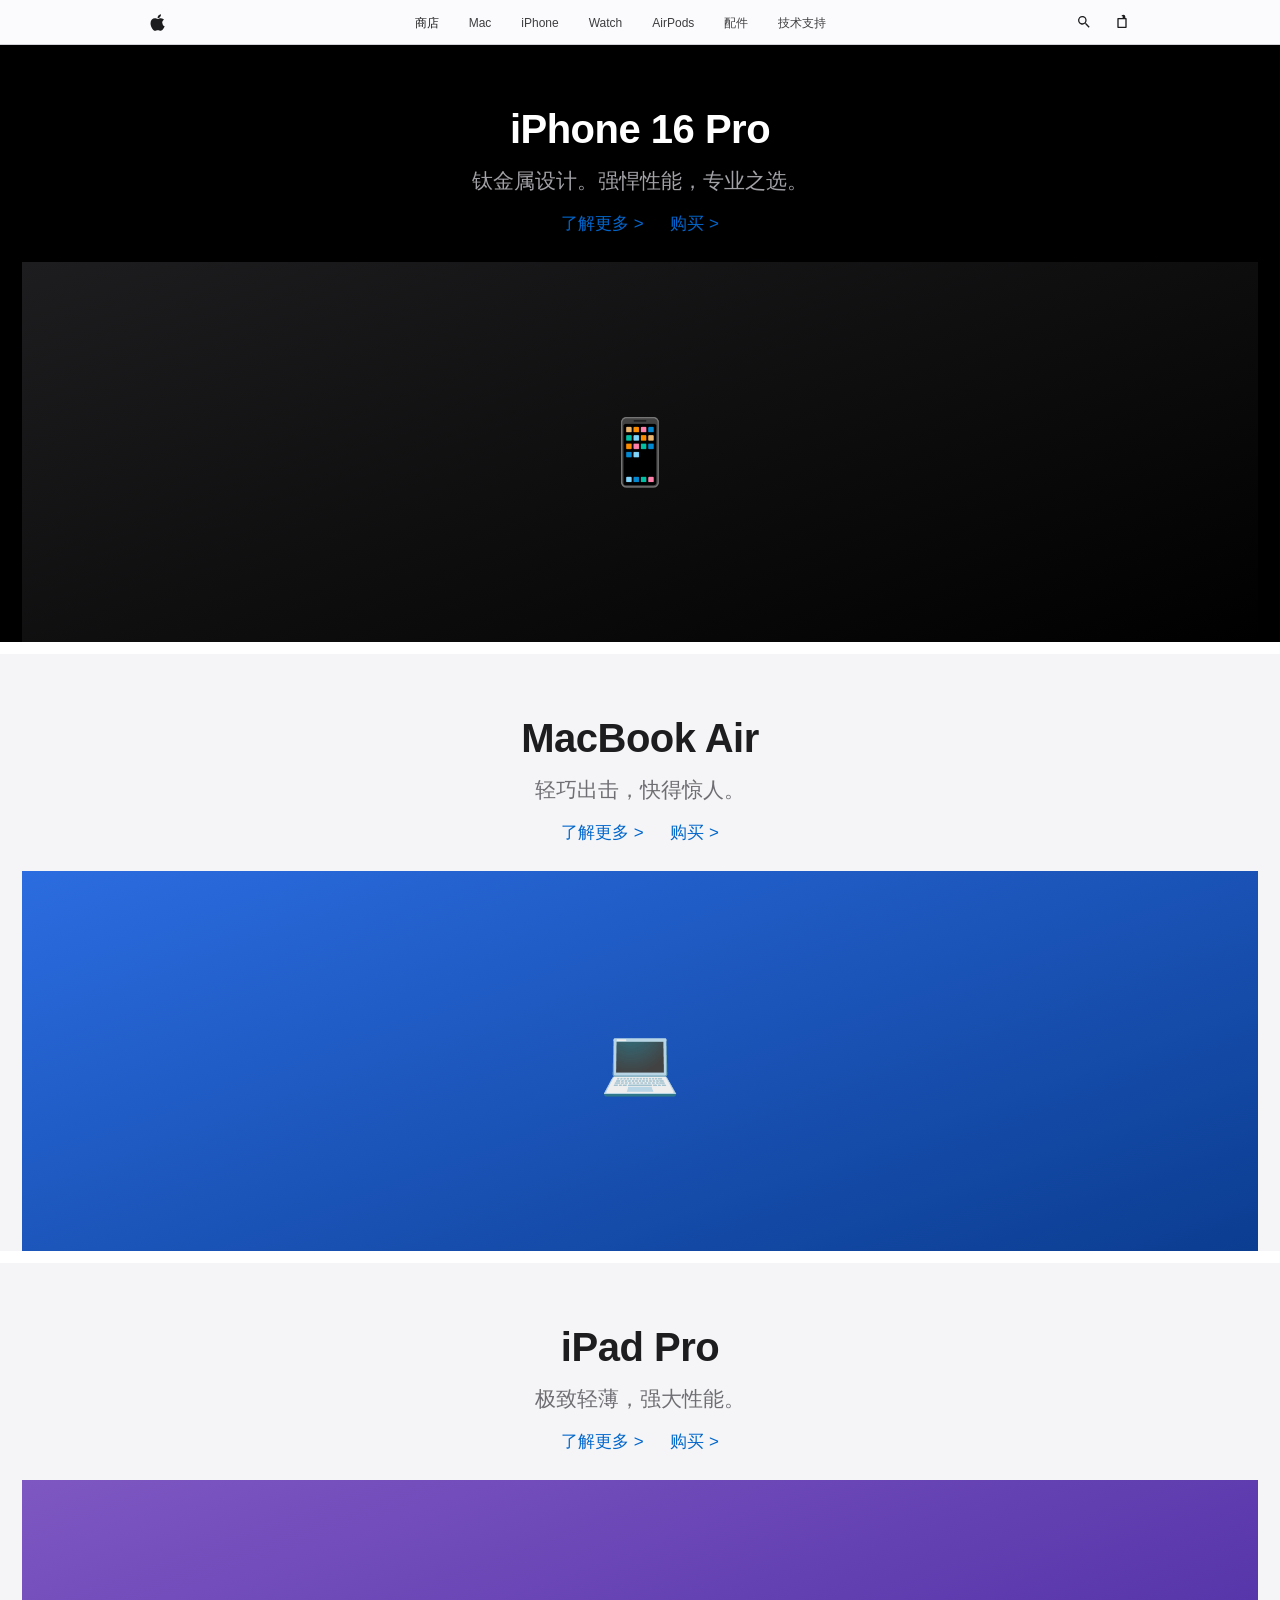
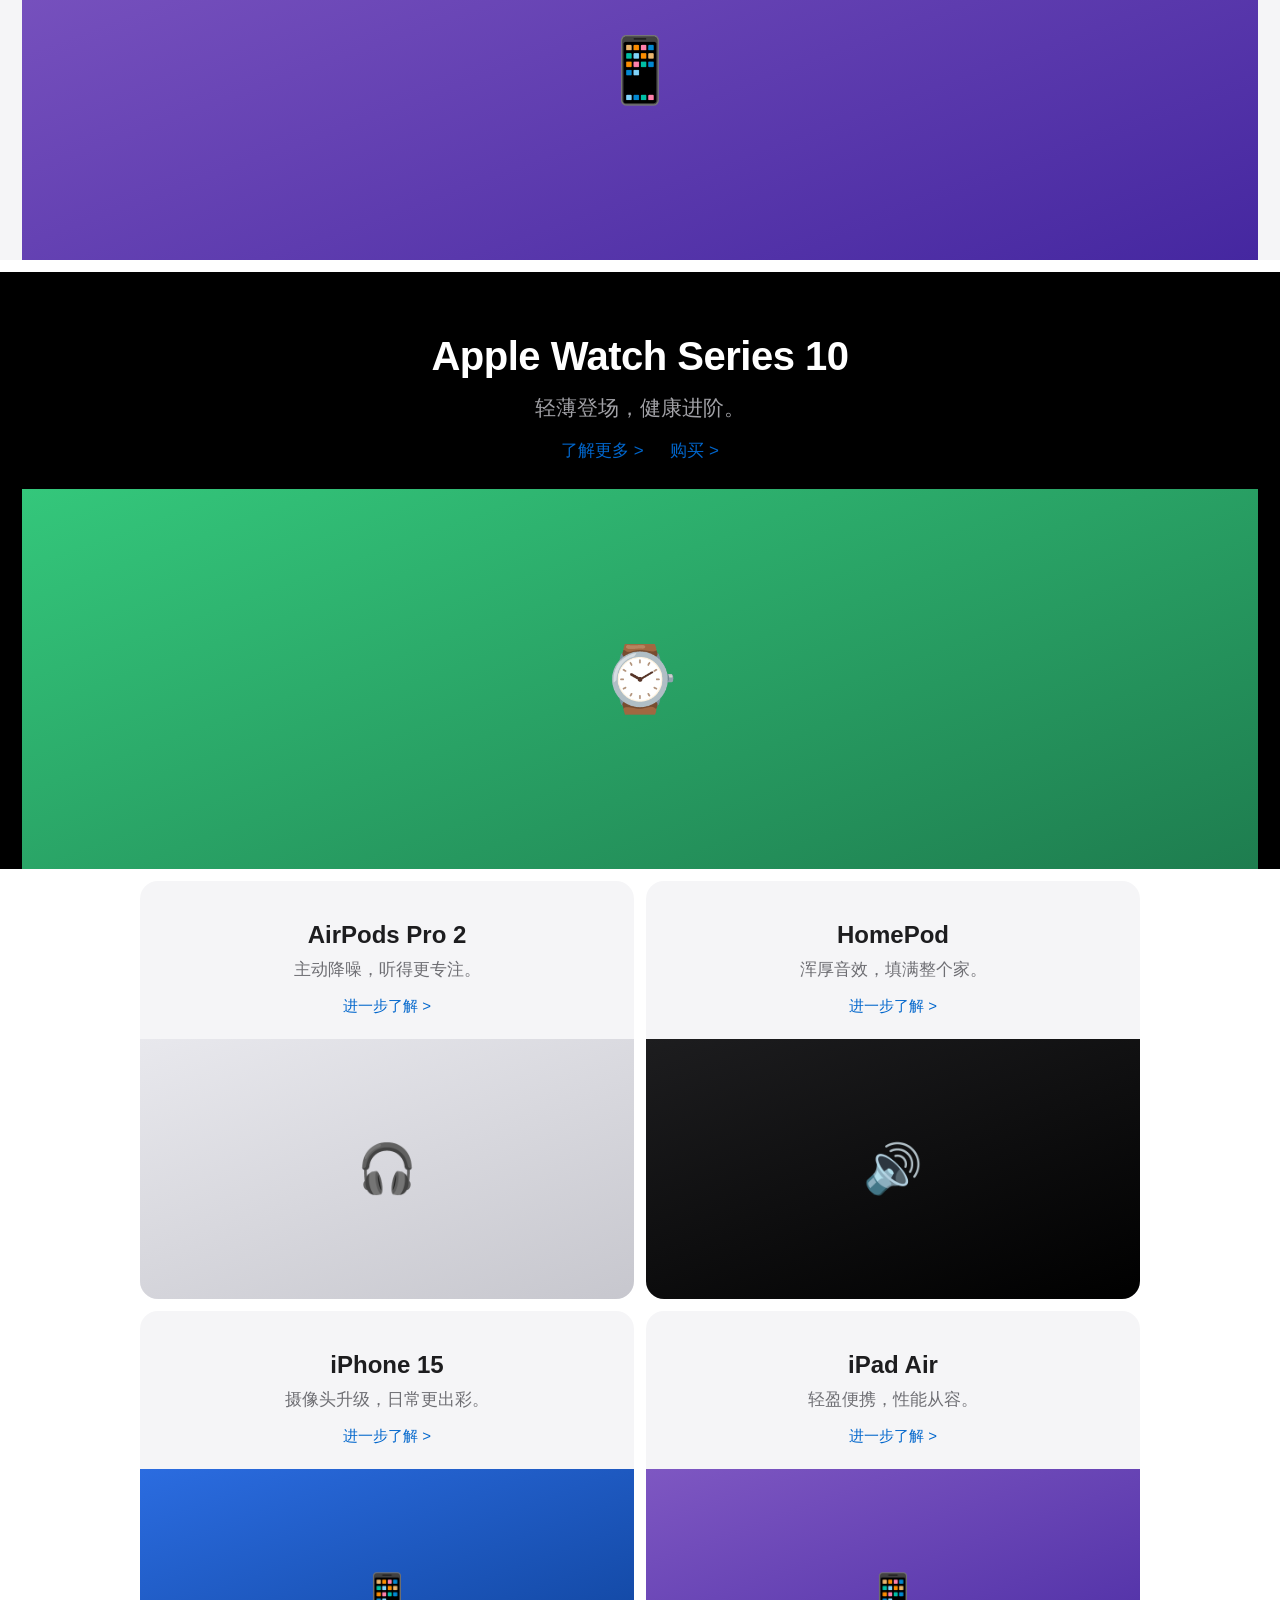
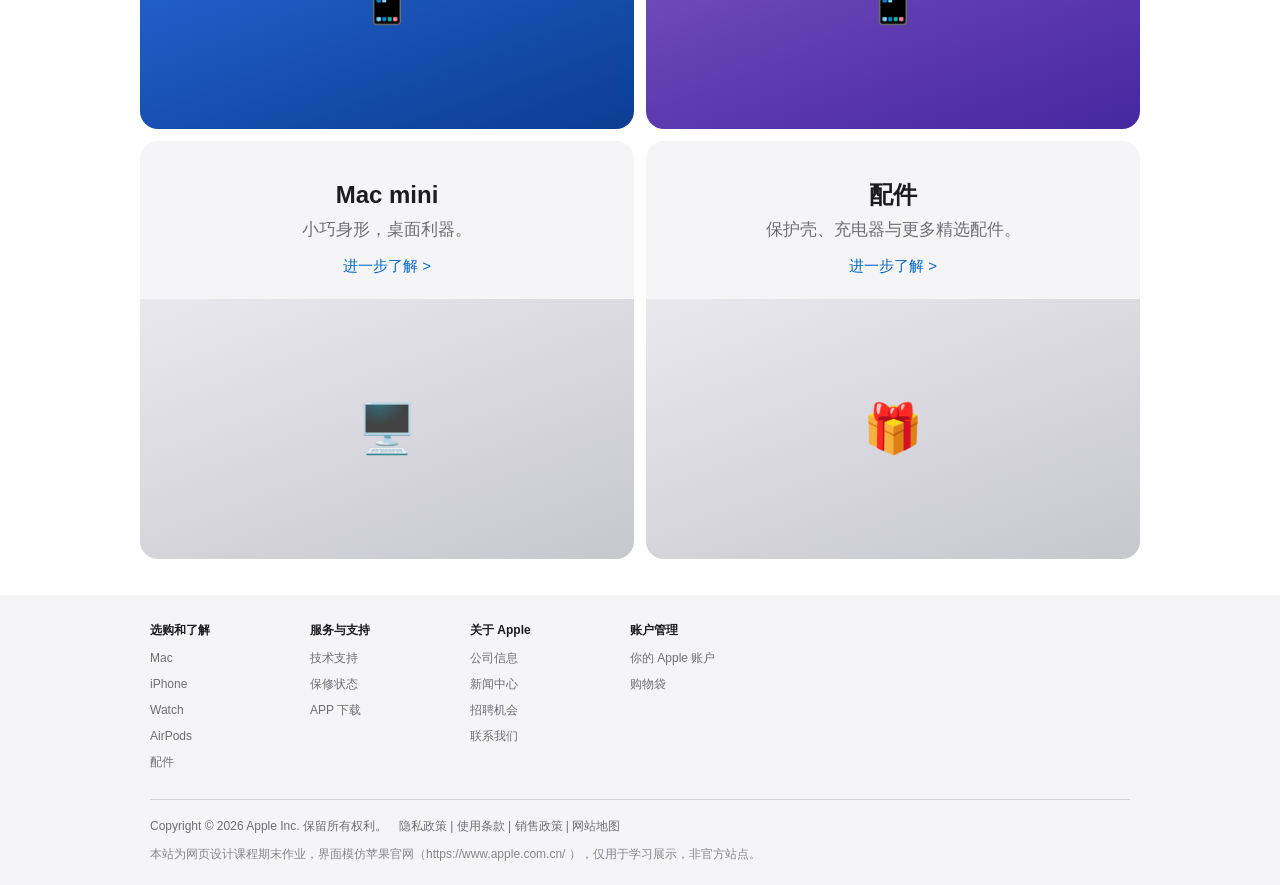
<file: index.html>
<!DOCTYPE html>
<html lang="zh-CN">
<head>
    <meta charset="UTF-8">
    <meta name="viewport" content="width=device-width, initial-scale=1.0">
    <title>Apple (中国大陆) - 模仿首页</title>
    <link rel="stylesheet" href="css/style.css">
</head>
<body>
    <!-- 顶部导航 -->
    <header class="topnav">
        <div class="nav-inner">
            <a href="index.html" class="nav-logo" aria-label="Apple">
                <svg width="15" height="19" viewBox="0 0 384 512">
                    <path d="M318.7 268.7c-.2-36.7 16.4-64.4 50-84.8-18.8-26.9-47.2-41.7-84.7-44.6-35.5-2.8-74.3 20.7-88.5 20.7-15 0-49.4-19.7-76.4-19.7C63.3 141.2 4 184.8 4 273.5q0 39.3 14.4 81.2c12.8 36.7 59 126.7 107.2 125.2 25.2-.6 43-17.9 76.6-17.9 31.9 0 48.9 17.9 76.6 17.9 48.6-1.6 92.6-83.3 107.4-120.2-65.2-30.7-61.7-90-61.7-91.9zm-56.6-164.2c27.3-32.4 24.8-61.9 24-72.5-24.1 1.4-52 16.4-67.9 34.9-17.5 19.8-27.8 44.3-25.6 71.9 26.1 2 49.9-11.4 69.5-34.3z"/>
                </svg>
            </a>
            <ul class="nav-menu">
                <li><a href="index.html" class="active">商店</a></li>
                <li><a href="mac.html">Mac</a></li>
                <li><a href="iphone.html">iPhone</a></li>
                <li><a href="watch.html">Watch</a></li>
                <li><a href="#">AirPods</a></li>
                <li><a href="#">配件</a></li>
                <li><a href="#">技术支持</a></li>
            </ul>
            <div class="nav-icons">
                <svg width="16" height="16" viewBox="0 0 24 24">
                    <path d="M15.5 14h-.79l-.28-.27a6.5 6.5 0 1 0-.7.7l.27.28v.79l5 4.99L20.49 19zm-6 0A4.5 4.5 0 1 1 14 9.5 4.5 4.5 0 0 1 9.5 14z"/>
                </svg>
                <svg width="16" height="16" viewBox="0 0 24 24">
                    <path d="M18 6h-1V4a3 3 0 0 0-6 0v2H6a1 1 0 0 0-1 1v13a1 1 0 0 0 1 1h12a1 1 0 0 0 1-1V7a1 1 0 0 0-1-1zm-7-2a1 1 0 0 1 2 0v2h-2zM7 8h10v11H7z"/>
                </svg>
            </div>
        </div>
    </header>

    <!-- Hero 横幅：iPhone 16 Pro -->
    <section class="hero hero--dark">
        <h2>iPhone 16 Pro</h2>
        <p>钛金属设计。强悍性能，专业之选。</p>
        <div class="hero-actions">
            <a href="iphone.html">了解更多 &gt;</a>
            <a href="iphone.html" class="buy">购买 &gt;</a>
        </div>
        <div class="hero-visual grad-black">📱</div>
    </section>

    <!-- Hero 横幅：MacBook Air -->
    <section class="hero">
        <h2>MacBook Air</h2>
        <p>轻巧出击，快得惊人。</p>
        <div class="hero-actions">
            <a href="mac.html">了解更多 &gt;</a>
            <a href="mac.html" class="buy">购买 &gt;</a>
        </div>
        <div class="hero-visual grad-blue">💻</div>
    </section>

    <!-- Hero 横幅：iPad Pro -->
    <section class="hero">
        <h2>iPad Pro</h2>
        <p>极致轻薄，强大性能。</p>
        <div class="hero-actions">
            <a href="#">了解更多 &gt;</a>
            <a href="#" class="buy">购买 &gt;</a>
        </div>
        <div class="hero-visual grad-purple">📱</div>
    </section>

    <!-- Hero 横幅：Apple Watch -->
    <section class="hero hero--dark">
        <h2>Apple Watch Series 10</h2>
        <p>轻薄登场，健康进阶。</p>
        <div class="hero-actions">
            <a href="watch.html">了解更多 &gt;</a>
            <a href="watch.html" class="buy">购买 &gt;</a>
        </div>
        <div class="hero-visual grad-green">⌚</div>
    </section>

    <!-- 产品卡片网格 -->
    <section class="card-grid" style="margin-top:12px;">
        <div class="card">
            <h3>AirPods Pro 2</h3>
            <p>主动降噪，听得更专注。</p>
            <div class="card-actions"><a href="#">进一步了解 &gt;</a></div>
            <div class="card-visual grad-gray">🎧</div>
        </div>
        <div class="card">
            <h3>HomePod</h3>
            <p>浑厚音效，填满整个家。</p>
            <div class="card-actions"><a href="#">进一步了解 &gt;</a></div>
            <div class="card-visual grad-black">🔊</div>
        </div>
        <div class="card">
            <h3>iPhone 15</h3>
            <p>摄像头升级，日常更出彩。</p>
            <div class="card-actions"><a href="iphone.html">进一步了解 &gt;</a></div>
            <div class="card-visual grad-blue">📱</div>
        </div>
        <div class="card">
            <h3>iPad Air</h3>
            <p>轻盈便携，性能从容。</p>
            <div class="card-actions"><a href="#">进一步了解 &gt;</a></div>
            <div class="card-visual grad-purple">📱</div>
        </div>
        <div class="card">
            <h3>Mac mini</h3>
            <p>小巧身形，桌面利器。</p>
            <div class="card-actions"><a href="mac.html">进一步了解 &gt;</a></div>
            <div class="card-visual grad-gray">🖥️</div>
        </div>
        <div class="card">
            <h3>配件</h3>
            <p>保护壳、充电器与更多精选配件。</p>
            <div class="card-actions"><a href="#">进一步了解 &gt;</a></div>
            <div class="card-visual grad-gray">🎁</div>
        </div>
    </section>

    <!-- 页脚 -->
    <footer class="footer">
        <div class="footer-inner">
            <div class="footer-cols">
                <div class="footer-col">
                    <h4>选购和了解</h4>
                    <ul>
                        <li><a href="mac.html">Mac</a></li>
                        <li><a href="iphone.html">iPhone</a></li>
                        <li><a href="watch.html">Watch</a></li>
                        <li><a href="#">AirPods</a></li>
                        <li><a href="#">配件</a></li>
                    </ul>
                </div>
                <div class="footer-col">
                    <h4>服务与支持</h4>
                    <ul>
                        <li><a href="#">技术支持</a></li>
                        <li><a href="#">保修状态</a></li>
                        <li><a href="#">APP 下载</a></li>
                    </ul>
                </div>
                <div class="footer-col">
                    <h4>关于 Apple</h4>
                    <ul>
                        <li><a href="#">公司信息</a></li>
                        <li><a href="#">新闻中心</a></li>
                        <li><a href="#">招聘机会</a></li>
                        <li><a href="#">联系我们</a></li>
                    </ul>
                </div>
                <div class="footer-col">
                    <h4>账户管理</h4>
                    <ul>
                        <li><a href="#">你的 Apple 账户</a></li>
                        <li><a href="#">购物袋</a></li>
                    </ul>
                </div>
            </div>
            <div class="footer-legal">
                <p>Copyright © 2026 Apple Inc. 保留所有权利。　隐私政策 | 使用条款 | 销售政策 | 网站地图</p>
                <p class="site-note">本站为网页设计课程期末作业，界面模仿苹果官网（https://www.apple.com.cn/ ），仅用于学习展示，非官方站点。</p>
            </div>
        </div>
    </footer>
</body>
</html>
</file>
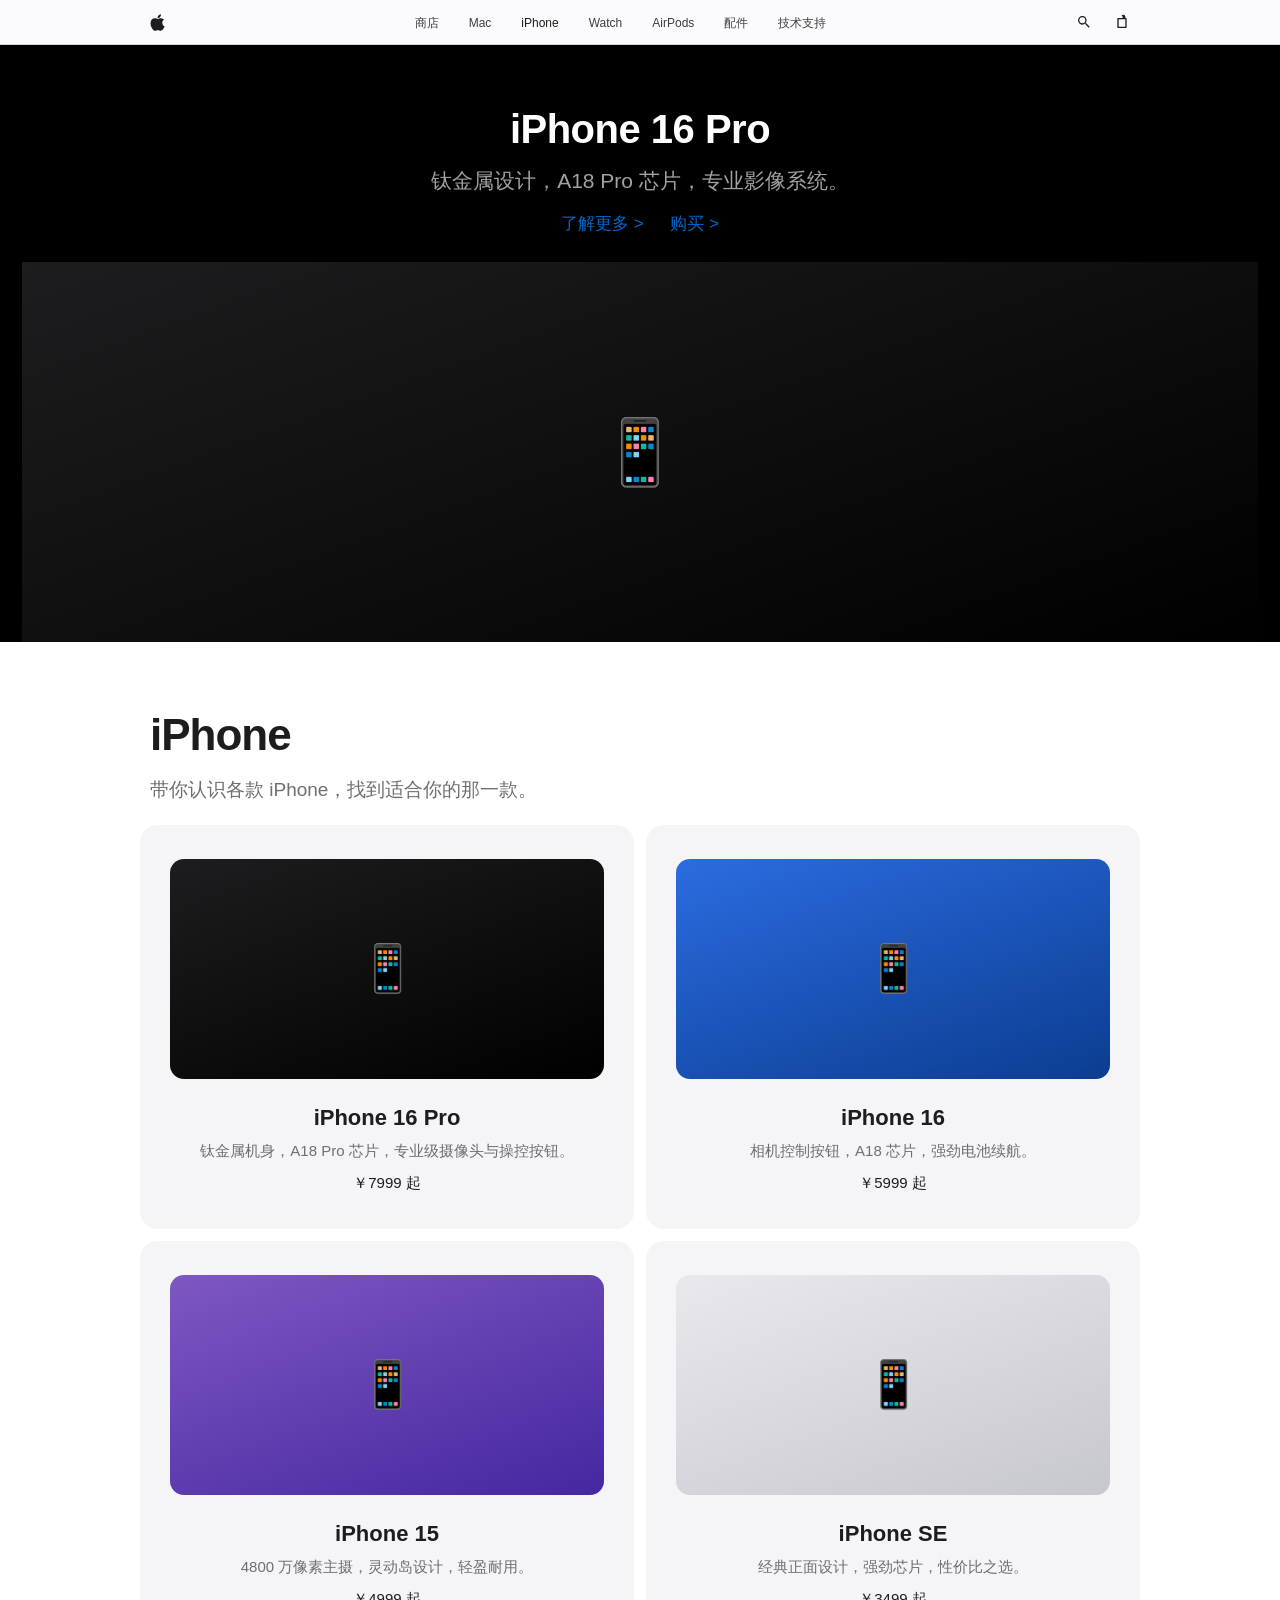
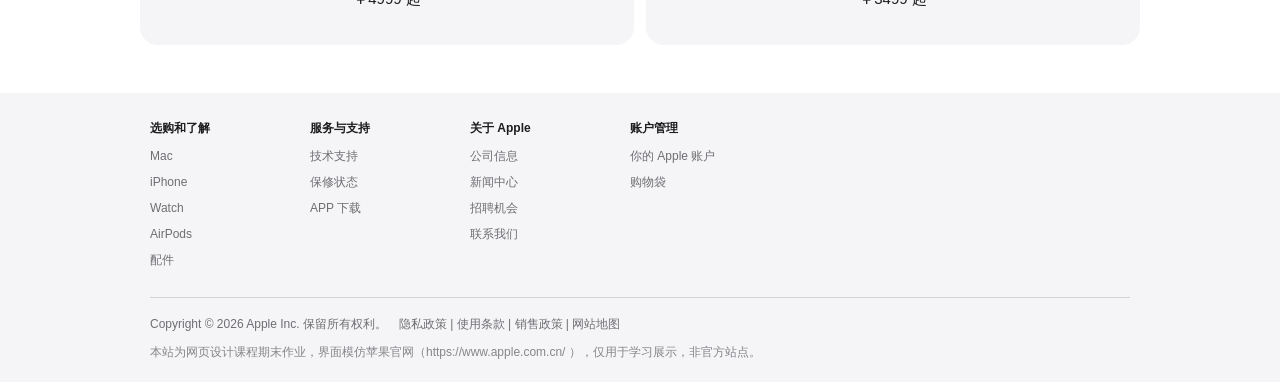
<file: iphone.html>
<!DOCTYPE html>
<html lang="zh-CN">
<head>
    <meta charset="UTF-8">
    <meta name="viewport" content="width=device-width, initial-scale=1.0">
    <title>iPhone - Apple 模仿站</title>
    <link rel="stylesheet" href="css/style.css">
</head>
<body>
    <header class="topnav">
        <div class="nav-inner">
            <a href="index.html" class="nav-logo" aria-label="Apple">
                <svg width="15" height="19" viewBox="0 0 384 512">
                    <path d="M318.7 268.7c-.2-36.7 16.4-64.4 50-84.8-18.8-26.9-47.2-41.7-84.7-44.6-35.5-2.8-74.3 20.7-88.5 20.7-15 0-49.4-19.7-76.4-19.7C63.3 141.2 4 184.8 4 273.5q0 39.3 14.4 81.2c12.8 36.7 59 126.7 107.2 125.2 25.2-.6 43-17.9 76.6-17.9 31.9 0 48.9 17.9 76.6 17.9 48.6-1.6 92.6-83.3 107.4-120.2-65.2-30.7-61.7-90-61.7-91.9zm-56.6-164.2c27.3-32.4 24.8-61.9 24-72.5-24.1 1.4-52 16.4-67.9 34.9-17.5 19.8-27.8 44.3-25.6 71.9 26.1 2 49.9-11.4 69.5-34.3z"/>
                </svg>
            </a>
            <ul class="nav-menu">
                <li><a href="index.html">商店</a></li>
                <li><a href="mac.html">Mac</a></li>
                <li><a href="iphone.html" class="active">iPhone</a></li>
                <li><a href="watch.html">Watch</a></li>
                <li><a href="#">AirPods</a></li>
                <li><a href="#">配件</a></li>
                <li><a href="#">技术支持</a></li>
            </ul>
            <div class="nav-icons">
                <svg width="16" height="16" viewBox="0 0 24 24">
                    <path d="M15.5 14h-.79l-.28-.27a6.5 6.5 0 1 0-.7.7l.27.28v.79l5 4.99L20.49 19zm-6 0A4.5 4.5 0 1 1 14 9.5 4.5 4.5 0 0 1 9.5 14z"/>
                </svg>
                <svg width="16" height="16" viewBox="0 0 24 24">
                    <path d="M18 6h-1V4a3 3 0 0 0-6 0v2H6a1 1 0 0 0-1 1v13a1 1 0 0 0 1 1h12a1 1 0 0 0 1-1V7a1 1 0 0 0-1-1zm-7-2a1 1 0 0 1 2 0v2h-2zM7 8h10v11H7z"/>
                </svg>
            </div>
        </div>
    </header>

    <section class="hero hero--dark">
        <h2>iPhone 16 Pro</h2>
        <p>钛金属设计，A18 Pro 芯片，专业影像系统。</p>
        <div class="hero-actions">
            <a href="#">了解更多 &gt;</a>
            <a href="#" class="buy">购买 &gt;</a>
        </div>
        <div class="hero-visual grad-black">📱</div>
    </section>

    <div class="section-head">
        <h1>iPhone</h1>
        <p>带你认识各款 iPhone，找到适合你的那一款。</p>
    </div>

    <section class="product-list">
        <div class="product-card">
            <div class="product-visual grad-black">📱</div>
            <h3>iPhone 16 Pro</h3>
            <p>钛金属机身，A18 Pro 芯片，专业级摄像头与操控按钮。</p>
            <p class="price">￥7999 起</p>
        </div>
        <div class="product-card">
            <div class="product-visual grad-blue">📱</div>
            <h3>iPhone 16</h3>
            <p>相机控制按钮，A18 芯片，强劲电池续航。</p>
            <p class="price">￥5999 起</p>
        </div>
        <div class="product-card">
            <div class="product-visual grad-purple">📱</div>
            <h3>iPhone 15</h3>
            <p>4800 万像素主摄，灵动岛设计，轻盈耐用。</p>
            <p class="price">￥4999 起</p>
        </div>
        <div class="product-card">
            <div class="product-visual grad-gray">📱</div>
            <h3>iPhone SE</h3>
            <p>经典正面设计，强劲芯片，性价比之选。</p>
            <p class="price">￥3499 起</p>
        </div>
    </section>

    <footer class="footer">
        <div class="footer-inner">
            <div class="footer-cols">
                <div class="footer-col">
                    <h4>选购和了解</h4>
                    <ul>
                        <li><a href="mac.html">Mac</a></li>
                        <li><a href="iphone.html">iPhone</a></li>
                        <li><a href="watch.html">Watch</a></li>
                        <li><a href="#">AirPods</a></li>
                        <li><a href="#">配件</a></li>
                    </ul>
                </div>
                <div class="footer-col">
                    <h4>服务与支持</h4>
                    <ul>
                        <li><a href="#">技术支持</a></li>
                        <li><a href="#">保修状态</a></li>
                        <li><a href="#">APP 下载</a></li>
                    </ul>
                </div>
                <div class="footer-col">
                    <h4>关于 Apple</h4>
                    <ul>
                        <li><a href="#">公司信息</a></li>
                        <li><a href="#">新闻中心</a></li>
                        <li><a href="#">招聘机会</a></li>
                        <li><a href="#">联系我们</a></li>
                    </ul>
                </div>
                <div class="footer-col">
                    <h4>账户管理</h4>
                    <ul>
                        <li><a href="#">你的 Apple 账户</a></li>
                        <li><a href="#">购物袋</a></li>
                    </ul>
                </div>
            </div>
            <div class="footer-legal">
                <p>Copyright © 2026 Apple Inc. 保留所有权利。　隐私政策 | 使用条款 | 销售政策 | 网站地图</p>
                <p class="site-note">本站为网页设计课程期末作业，界面模仿苹果官网（https://www.apple.com.cn/ ），仅用于学习展示，非官方站点。</p>
            </div>
        </div>
    </footer>
</body>
</html>
</file>
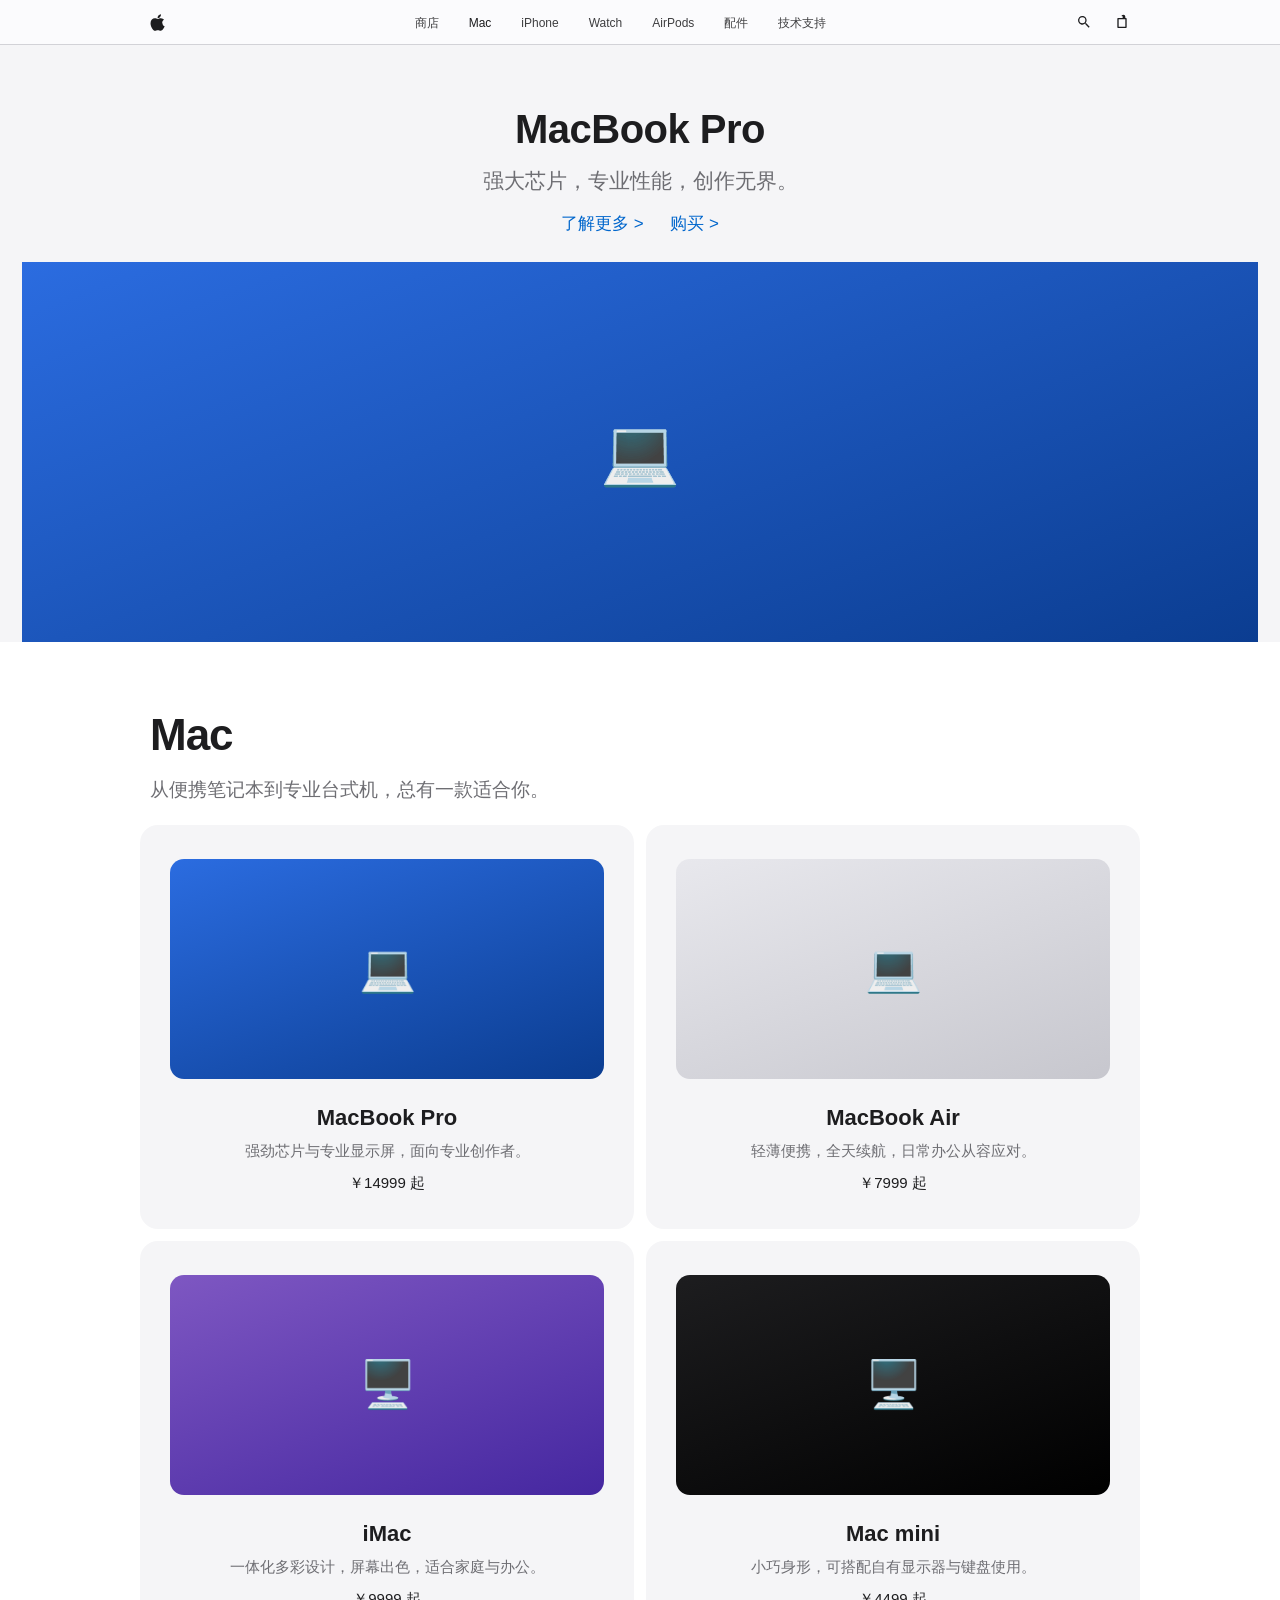
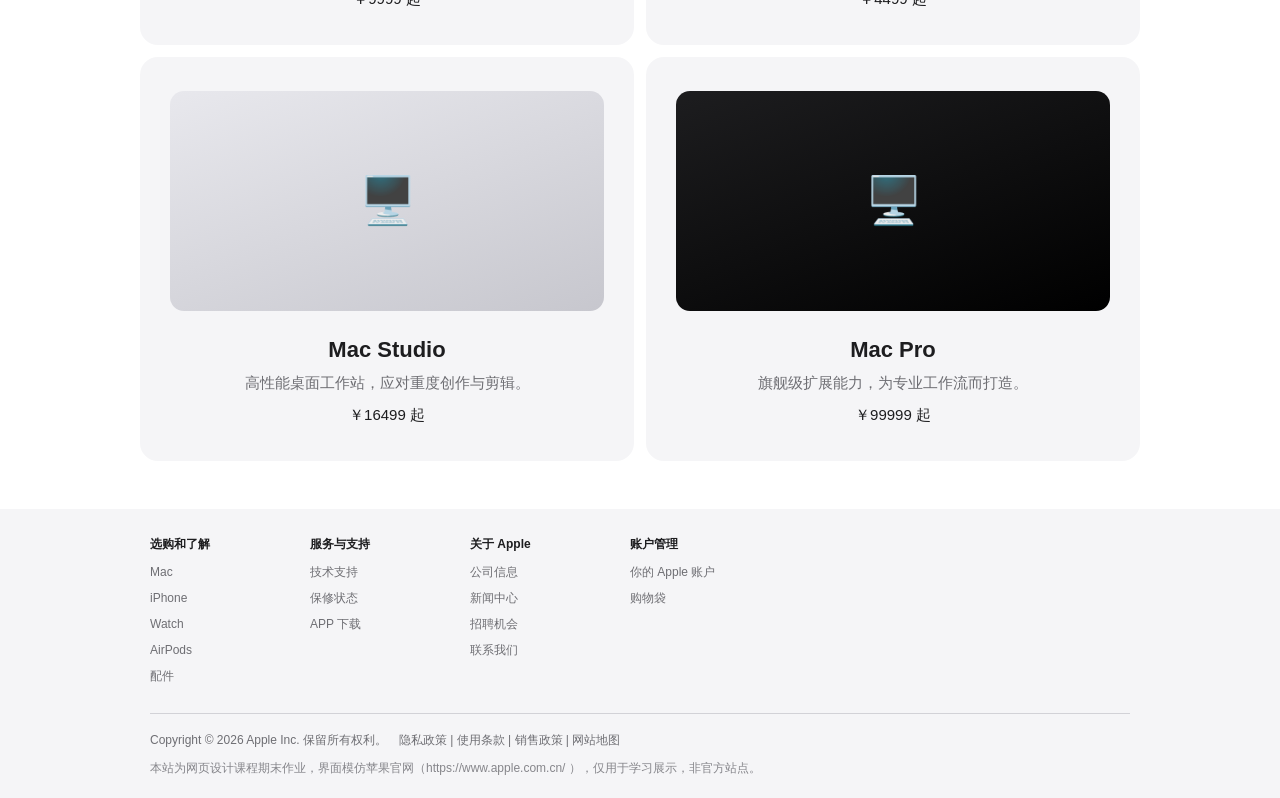
<file: mac.html>
<!DOCTYPE html>
<html lang="zh-CN">
<head>
    <meta charset="UTF-8">
    <meta name="viewport" content="width=device-width, initial-scale=1.0">
    <title>Mac - Apple 模仿站</title>
    <link rel="stylesheet" href="css/style.css">
</head>
<body>
    <header class="topnav">
        <div class="nav-inner">
            <a href="index.html" class="nav-logo" aria-label="Apple">
                <svg width="15" height="19" viewBox="0 0 384 512">
                    <path d="M318.7 268.7c-.2-36.7 16.4-64.4 50-84.8-18.8-26.9-47.2-41.7-84.7-44.6-35.5-2.8-74.3 20.7-88.5 20.7-15 0-49.4-19.7-76.4-19.7C63.3 141.2 4 184.8 4 273.5q0 39.3 14.4 81.2c12.8 36.7 59 126.7 107.2 125.2 25.2-.6 43-17.9 76.6-17.9 31.9 0 48.9 17.9 76.6 17.9 48.6-1.6 92.6-83.3 107.4-120.2-65.2-30.7-61.7-90-61.7-91.9zm-56.6-164.2c27.3-32.4 24.8-61.9 24-72.5-24.1 1.4-52 16.4-67.9 34.9-17.5 19.8-27.8 44.3-25.6 71.9 26.1 2 49.9-11.4 69.5-34.3z"/>
                </svg>
            </a>
            <ul class="nav-menu">
                <li><a href="index.html">商店</a></li>
                <li><a href="mac.html" class="active">Mac</a></li>
                <li><a href="iphone.html">iPhone</a></li>
                <li><a href="watch.html">Watch</a></li>
                <li><a href="#">AirPods</a></li>
                <li><a href="#">配件</a></li>
                <li><a href="#">技术支持</a></li>
            </ul>
            <div class="nav-icons">
                <svg width="16" height="16" viewBox="0 0 24 24">
                    <path d="M15.5 14h-.79l-.28-.27a6.5 6.5 0 1 0-.7.7l.27.28v.79l5 4.99L20.49 19zm-6 0A4.5 4.5 0 1 1 14 9.5 4.5 4.5 0 0 1 9.5 14z"/>
                </svg>
                <svg width="16" height="16" viewBox="0 0 24 24">
                    <path d="M18 6h-1V4a3 3 0 0 0-6 0v2H6a1 1 0 0 0-1 1v13a1 1 0 0 0 1 1h12a1 1 0 0 0 1-1V7a1 1 0 0 0-1-1zm-7-2a1 1 0 0 1 2 0v2h-2zM7 8h10v11H7z"/>
                </svg>
            </div>
        </div>
    </header>

    <section class="hero">
        <h2>MacBook Pro</h2>
        <p>强大芯片，专业性能，创作无界。</p>
        <div class="hero-actions">
            <a href="#">了解更多 &gt;</a>
            <a href="#" class="buy">购买 &gt;</a>
        </div>
        <div class="hero-visual grad-blue">💻</div>
    </section>

    <div class="section-head">
        <h1>Mac</h1>
        <p>从便携笔记本到专业台式机，总有一款适合你。</p>
    </div>

    <section class="product-list">
        <div class="product-card">
            <div class="product-visual grad-blue">💻</div>
            <h3>MacBook Pro</h3>
            <p>强劲芯片与专业显示屏，面向专业创作者。</p>
            <p class="price">￥14999 起</p>
        </div>
        <div class="product-card">
            <div class="product-visual grad-gray">💻</div>
            <h3>MacBook Air</h3>
            <p>轻薄便携，全天续航，日常办公从容应对。</p>
            <p class="price">￥7999 起</p>
        </div>
        <div class="product-card">
            <div class="product-visual grad-purple">🖥️</div>
            <h3>iMac</h3>
            <p>一体化多彩设计，屏幕出色，适合家庭与办公。</p>
            <p class="price">￥9999 起</p>
        </div>
        <div class="product-card">
            <div class="product-visual grad-black">🖥️</div>
            <h3>Mac mini</h3>
            <p>小巧身形，可搭配自有显示器与键盘使用。</p>
            <p class="price">￥4499 起</p>
        </div>
        <div class="product-card">
            <div class="product-visual grad-gray">🖥️</div>
            <h3>Mac Studio</h3>
            <p>高性能桌面工作站，应对重度创作与剪辑。</p>
            <p class="price">￥16499 起</p>
        </div>
        <div class="product-card">
            <div class="product-visual grad-black">🖥️</div>
            <h3>Mac Pro</h3>
            <p>旗舰级扩展能力，为专业工作流而打造。</p>
            <p class="price">￥99999 起</p>
        </div>
    </section>

    <footer class="footer">
        <div class="footer-inner">
            <div class="footer-cols">
                <div class="footer-col">
                    <h4>选购和了解</h4>
                    <ul>
                        <li><a href="mac.html">Mac</a></li>
                        <li><a href="iphone.html">iPhone</a></li>
                        <li><a href="watch.html">Watch</a></li>
                        <li><a href="#">AirPods</a></li>
                        <li><a href="#">配件</a></li>
                    </ul>
                </div>
                <div class="footer-col">
                    <h4>服务与支持</h4>
                    <ul>
                        <li><a href="#">技术支持</a></li>
                        <li><a href="#">保修状态</a></li>
                        <li><a href="#">APP 下载</a></li>
                    </ul>
                </div>
                <div class="footer-col">
                    <h4>关于 Apple</h4>
                    <ul>
                        <li><a href="#">公司信息</a></li>
                        <li><a href="#">新闻中心</a></li>
                        <li><a href="#">招聘机会</a></li>
                        <li><a href="#">联系我们</a></li>
                    </ul>
                </div>
                <div class="footer-col">
                    <h4>账户管理</h4>
                    <ul>
                        <li><a href="#">你的 Apple 账户</a></li>
                        <li><a href="#">购物袋</a></li>
                    </ul>
                </div>
            </div>
            <div class="footer-legal">
                <p>Copyright © 2026 Apple Inc. 保留所有权利。　隐私政策 | 使用条款 | 销售政策 | 网站地图</p>
                <p class="site-note">本站为网页设计课程期末作业，界面模仿苹果官网（https://www.apple.com.cn/ ），仅用于学习展示，非官方站点。</p>
            </div>
        </div>
    </footer>
</body>
</html>
</file>
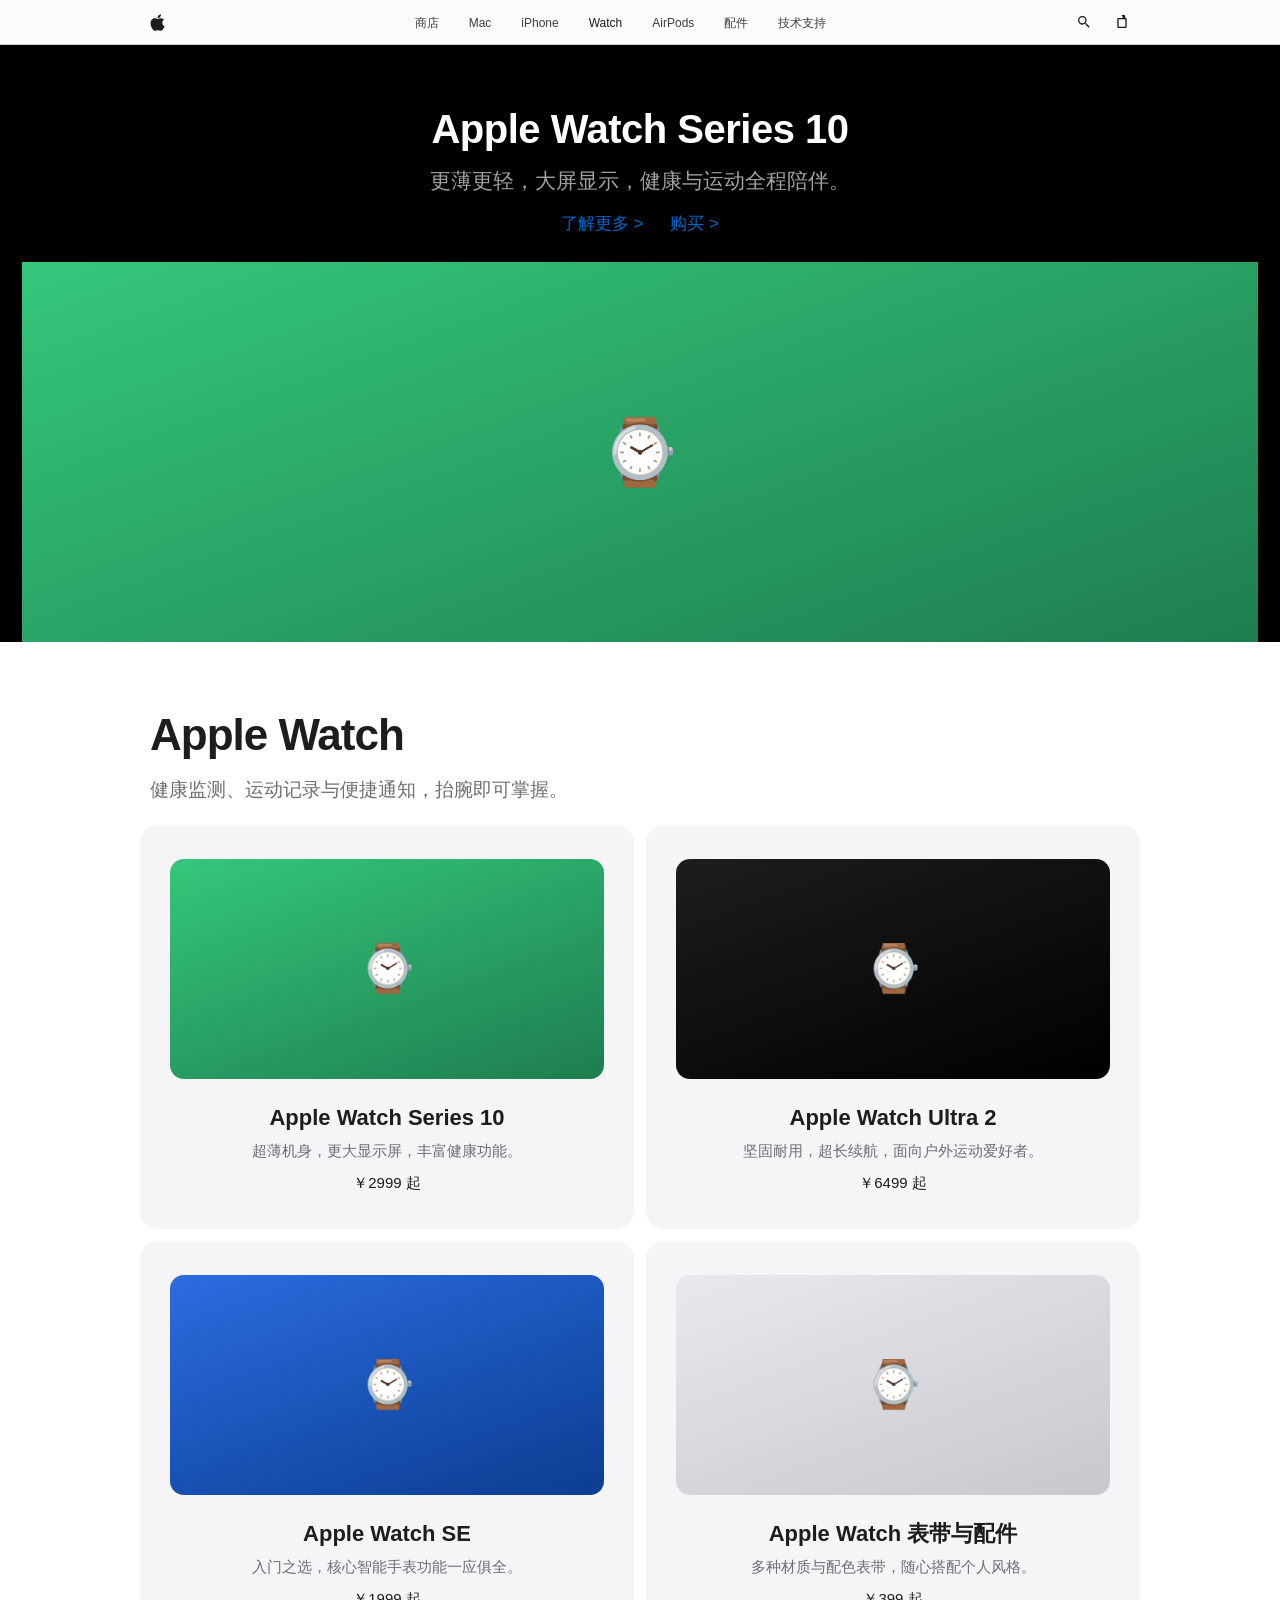
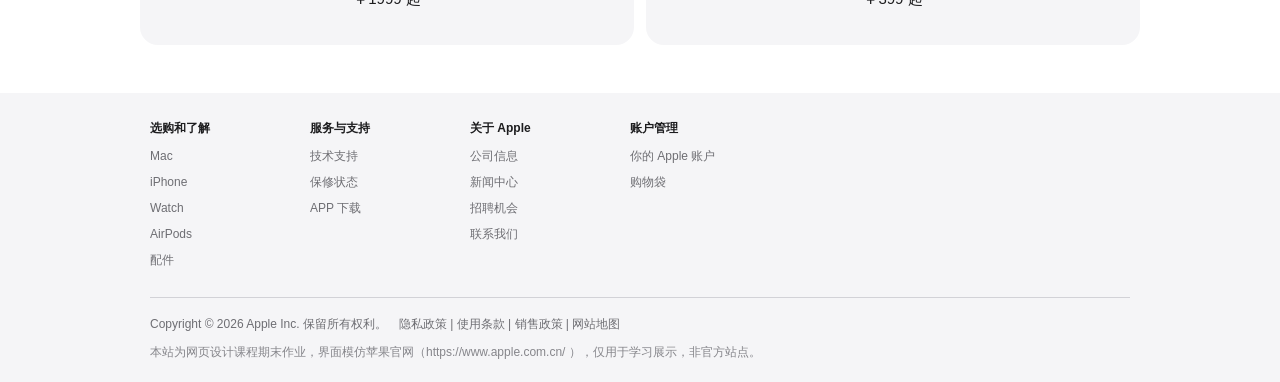
<file: watch.html>
<!DOCTYPE html>
<html lang="zh-CN">
<head>
    <meta charset="UTF-8">
    <meta name="viewport" content="width=device-width, initial-scale=1.0">
    <title>Watch - Apple 模仿站</title>
    <link rel="stylesheet" href="css/style.css">
</head>
<body>
    <header class="topnav">
        <div class="nav-inner">
            <a href="index.html" class="nav-logo" aria-label="Apple">
                <svg width="15" height="19" viewBox="0 0 384 512">
                    <path d="M318.7 268.7c-.2-36.7 16.4-64.4 50-84.8-18.8-26.9-47.2-41.7-84.7-44.6-35.5-2.8-74.3 20.7-88.5 20.7-15 0-49.4-19.7-76.4-19.7C63.3 141.2 4 184.8 4 273.5q0 39.3 14.4 81.2c12.8 36.7 59 126.7 107.2 125.2 25.2-.6 43-17.9 76.6-17.9 31.9 0 48.9 17.9 76.6 17.9 48.6-1.6 92.6-83.3 107.4-120.2-65.2-30.7-61.7-90-61.7-91.9zm-56.6-164.2c27.3-32.4 24.8-61.9 24-72.5-24.1 1.4-52 16.4-67.9 34.9-17.5 19.8-27.8 44.3-25.6 71.9 26.1 2 49.9-11.4 69.5-34.3z"/>
                </svg>
            </a>
            <ul class="nav-menu">
                <li><a href="index.html">商店</a></li>
                <li><a href="mac.html">Mac</a></li>
                <li><a href="iphone.html">iPhone</a></li>
                <li><a href="watch.html" class="active">Watch</a></li>
                <li><a href="#">AirPods</a></li>
                <li><a href="#">配件</a></li>
                <li><a href="#">技术支持</a></li>
            </ul>
            <div class="nav-icons">
                <svg width="16" height="16" viewBox="0 0 24 24">
                    <path d="M15.5 14h-.79l-.28-.27a6.5 6.5 0 1 0-.7.7l.27.28v.79l5 4.99L20.49 19zm-6 0A4.5 4.5 0 1 1 14 9.5 4.5 4.5 0 0 1 9.5 14z"/>
                </svg>
                <svg width="16" height="16" viewBox="0 0 24 24">
                    <path d="M18 6h-1V4a3 3 0 0 0-6 0v2H6a1 1 0 0 0-1 1v13a1 1 0 0 0 1 1h12a1 1 0 0 0 1-1V7a1 1 0 0 0-1-1zm-7-2a1 1 0 0 1 2 0v2h-2zM7 8h10v11H7z"/>
                </svg>
            </div>
        </div>
    </header>

    <section class="hero hero--dark">
        <h2>Apple Watch Series 10</h2>
        <p>更薄更轻，大屏显示，健康与运动全程陪伴。</p>
        <div class="hero-actions">
            <a href="#">了解更多 &gt;</a>
            <a href="#" class="buy">购买 &gt;</a>
        </div>
        <div class="hero-visual grad-green">⌚</div>
    </section>

    <div class="section-head">
        <h1>Apple Watch</h1>
        <p>健康监测、运动记录与便捷通知，抬腕即可掌握。</p>
    </div>

    <section class="product-list">
        <div class="product-card">
            <div class="product-visual grad-green">⌚</div>
            <h3>Apple Watch Series 10</h3>
            <p>超薄机身，更大显示屏，丰富健康功能。</p>
            <p class="price">￥2999 起</p>
        </div>
        <div class="product-card">
            <div class="product-visual grad-black">⌚</div>
            <h3>Apple Watch Ultra 2</h3>
            <p>坚固耐用，超长续航，面向户外运动爱好者。</p>
            <p class="price">￥6499 起</p>
        </div>
        <div class="product-card">
            <div class="product-visual grad-blue">⌚</div>
            <h3>Apple Watch SE</h3>
            <p>入门之选，核心智能手表功能一应俱全。</p>
            <p class="price">￥1999 起</p>
        </div>
        <div class="product-card">
            <div class="product-visual grad-gray">⌚</div>
            <h3>Apple Watch 表带与配件</h3>
            <p>多种材质与配色表带，随心搭配个人风格。</p>
            <p class="price">￥399 起</p>
        </div>
    </section>

    <footer class="footer">
        <div class="footer-inner">
            <div class="footer-cols">
                <div class="footer-col">
                    <h4>选购和了解</h4>
                    <ul>
                        <li><a href="mac.html">Mac</a></li>
                        <li><a href="iphone.html">iPhone</a></li>
                        <li><a href="watch.html">Watch</a></li>
                        <li><a href="#">AirPods</a></li>
                        <li><a href="#">配件</a></li>
                    </ul>
                </div>
                <div class="footer-col">
                    <h4>服务与支持</h4>
                    <ul>
                        <li><a href="#">技术支持</a></li>
                        <li><a href="#">保修状态</a></li>
                        <li><a href="#">APP 下载</a></li>
                    </ul>
                </div>
                <div class="footer-col">
                    <h4>关于 Apple</h4>
                    <ul>
                        <li><a href="#">公司信息</a></li>
                        <li><a href="#">新闻中心</a></li>
                        <li><a href="#">招聘机会</a></li>
                        <li><a href="#">联系我们</a></li>
                    </ul>
                </div>
                <div class="footer-col">
                    <h4>账户管理</h4>
                    <ul>
                        <li><a href="#">你的 Apple 账户</a></li>
                        <li><a href="#">购物袋</a></li>
                    </ul>
                </div>
            </div>
            <div class="footer-legal">
                <p>Copyright © 2026 Apple Inc. 保留所有权利。　隐私政策 | 使用条款 | 销售政策 | 网站地图</p>
                <p class="site-note">本站为网页设计课程期末作业，界面模仿苹果官网（https://www.apple.com.cn/ ），仅用于学习展示，非官方站点。</p>
            </div>
        </div>
    </footer>
</body>
</html>
</file>
<file: css/style.css>
/* ===== 全局重置 ===== */
* {
    margin: 0;
    padding: 0;
    box-sizing: border-box;
}

body {
    font-family: -apple-system, BlinkMacSystemFont, "SF Pro Text", "PingFang SC",
        "Microsoft YaHei", "Helvetica Neue", Arial, sans-serif;
    color: #1d1d1f;
    background-color: #ffffff;
    line-height: 1.5;
    -webkit-font-smoothing: antialiased;
}

a {
    text-decoration: none;
    color: inherit;
}

ul {
    list-style: none;
}

/* ===== 顶部导航（模仿苹果官网半透明毛玻璃导航） ===== */
.topnav {
    position: sticky;
    top: 0;
    z-index: 100;
    background-color: rgba(251, 251, 253, 0.82);
    backdrop-filter: saturate(180%) blur(20px);
    -webkit-backdrop-filter: saturate(180%) blur(20px);
    border-bottom: 1px solid #d2d2d7;
}

.nav-inner {
    max-width: 1024px;
    margin: 0 auto;
    height: 44px;
    padding: 0 22px;
    display: flex;
    align-items: center;
    justify-content: space-between;
}

.nav-logo svg {
    display: block;
    fill: #1d1d1f;
}

.nav-menu {
    display: flex;
    align-items: center;
    gap: 30px;
}

.nav-menu a {
    font-size: 12px;
    color: #1d1d1f;
    opacity: 0.85;
    transition: opacity 0.2s;
}

.nav-menu a:hover,
.nav-menu a.active {
    opacity: 1;
}

.nav-icons {
    display: flex;
    align-items: center;
    gap: 22px;
}

.nav-icons svg {
    fill: #1d1d1f;
    display: block;
}

/* ===== Hero 大横幅区块 ===== */
.hero {
    text-align: center;
    padding: 54px 22px 0;
    background-color: #f5f5f7;
    margin-bottom: 12px;
}

.hero--dark {
    color: #ffffff;
    background-color: #000000;
}

.hero h2 {
    font-size: 40px;
    font-weight: 600;
    letter-spacing: -0.5px;
}

.hero p {
    font-size: 21px;
    color: #6e6e73;
    margin-top: 6px;
}

.hero--dark p {
    color: #a1a1a6;
}

.hero-actions {
    margin-top: 14px;
    font-size: 17px;
}

.hero-actions a {
    color: #0066cc;
}

.hero-actions a:hover {
    text-decoration: underline;
}

.hero-actions .buy {
    margin-left: 22px;
}

.hero-visual {
    height: 380px;
    margin-top: 26px;
    display: flex;
    align-items: center;
    justify-content: center;
    font-size: 64px;
}

/* 渐变占位背景（替代产品大图） */
.grad-black { background: linear-gradient(160deg, #1d1d1f, #000); }
.grad-blue { background: linear-gradient(160deg, #2b6ce0, #0b3d91); }
.grad-purple { background: linear-gradient(160deg, #7e57c2, #4527a0); }
.grad-gray { background: linear-gradient(160deg, #e8e8ed, #c7c7ce); }
.grad-green { background: linear-gradient(160deg, #34c77b, #1e7d4f); }

/* ===== 卡片网格 ===== */
.card-grid {
    max-width: 1024px;
    margin: 0 auto;
    padding: 0 12px;
    display: grid;
    grid-template-columns: repeat(2, 1fr);
    gap: 12px;
}

.card {
    background-color: #f5f5f7;
    border-radius: 18px;
    overflow: hidden;
    text-align: center;
    padding-top: 36px;
}

.card h3 {
    font-size: 24px;
    font-weight: 600;
}

.card p {
    font-size: 17px;
    color: #6e6e73;
    margin-top: 4px;
}

.card-actions {
    margin-top: 12px;
    font-size: 15px;
}

.card-actions a {
    color: #0066cc;
}

.card-actions a:hover {
    text-decoration: underline;
}

.card-visual {
    height: 260px;
    margin-top: 22px;
    display: flex;
    align-items: center;
    justify-content: center;
    font-size: 48px;
}

/* ===== 产品系列页标题区 ===== */
.section-head {
    max-width: 1024px;
    margin: 0 auto;
    padding: 48px 22px 8px;
}

.section-head h1 {
    font-size: 44px;
    font-weight: 700;
    letter-spacing: -1px;
}

.section-head p {
    font-size: 19px;
    color: #6e6e73;
    margin-top: 8px;
}

.product-list {
    max-width: 1024px;
    margin: 0 auto;
    padding: 12px;
    display: grid;
    grid-template-columns: repeat(2, 1fr);
    gap: 12px;
}

.product-card {
    background-color: #f5f5f7;
    border-radius: 18px;
    overflow: hidden;
    padding: 34px 30px;
    text-align: center;
}

.product-card .product-visual {
    height: 220px;
    border-radius: 14px;
    display: flex;
    align-items: center;
    justify-content: center;
    font-size: 46px;
    margin-bottom: 22px;
}

.product-card h3 {
    font-size: 22px;
}

.product-card p {
    font-size: 15px;
    color: #6e6e73;
    margin-top: 6px;
}

.product-card .price {
    color: #1d1d1f;
    margin-top: 10px;
    font-size: 15px;
}

/* ===== 页脚（模仿苹果官网浅灰多列页脚） ===== */
.footer {
    background-color: #f5f5f7;
    color: #6e6e73;
    margin-top: 36px;
    font-size: 12px;
}

.footer-inner {
    max-width: 1024px;
    margin: 0 auto;
    padding: 26px 22px 20px;
}

.footer-cols {
    display: flex;
    flex-wrap: wrap;
    gap: 40px;
    padding-bottom: 20px;
    border-bottom: 1px solid #d2d2d7;
}

.footer-col {
    min-width: 120px;
}

.footer-col h4 {
    font-size: 12px;
    color: #1d1d1f;
    margin-bottom: 10px;
}

.footer-col li {
    margin-bottom: 8px;
}

.footer-col a:hover {
    text-decoration: underline;
}

.footer-legal {
    padding-top: 16px;
    line-height: 1.7;
}

.footer-legal .site-note {
    margin-top: 8px;
    color: #86868b;
}

/* ===== 响应式适配 ===== */
@media (max-width: 768px) {
    .nav-menu {
        display: none;
    }

    .hero h2 {
        font-size: 28px;
    }

    .hero p {
        font-size: 17px;
    }

    .hero-visual {
        height: 240px;
        font-size: 44px;
    }

    .card-grid,
    .product-list {
        grid-template-columns: 1fr;
    }

    .section-head h1 {
        font-size: 30px;
    }
}
</file>
